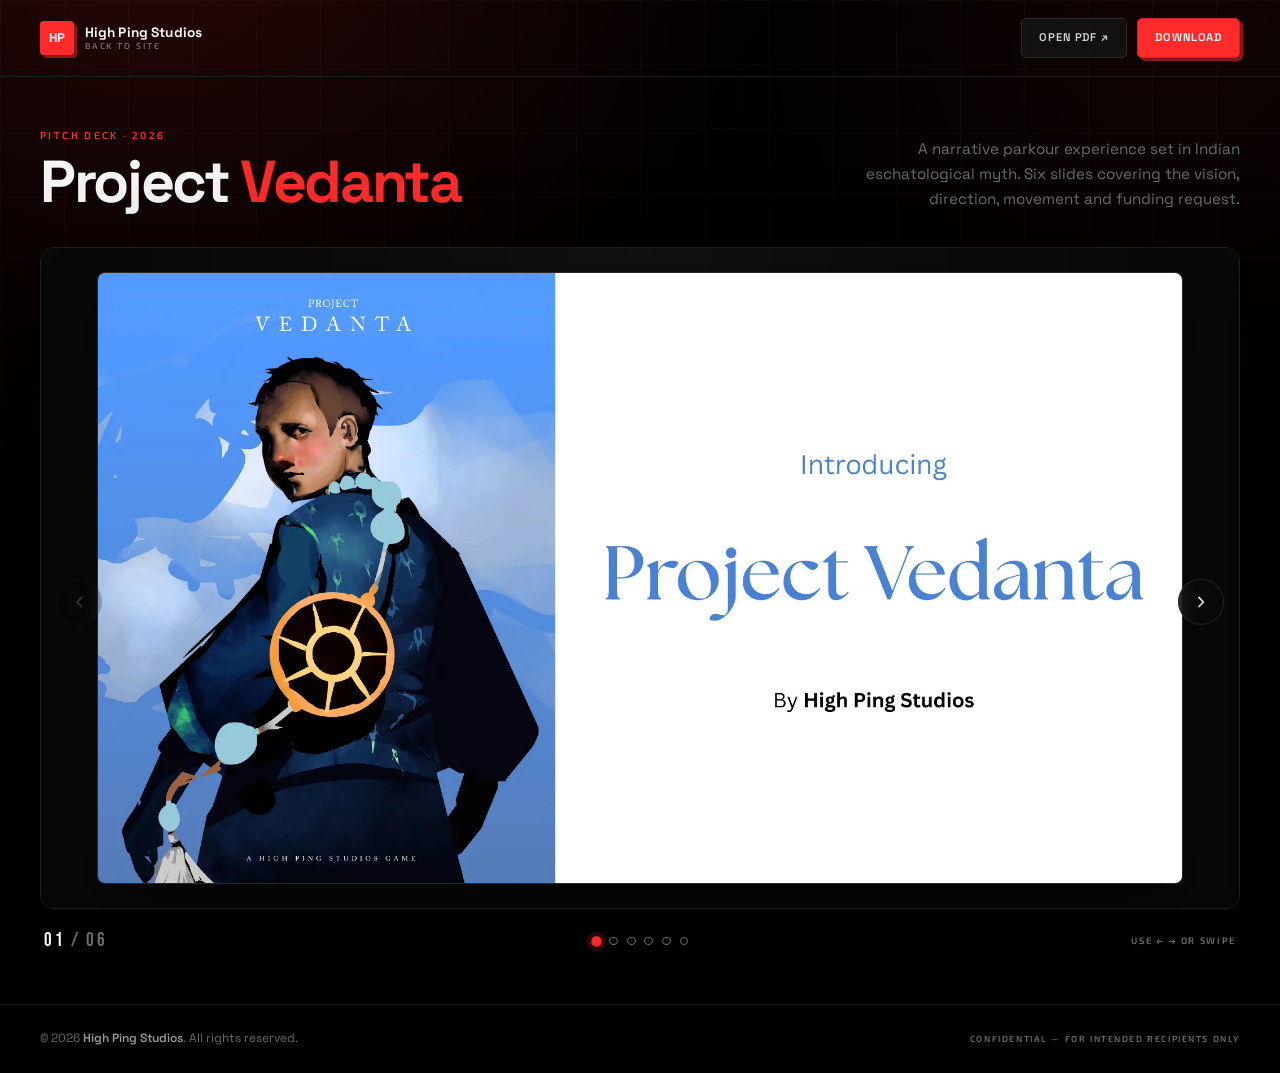
<file: pitch-deck.html>
<!DOCTYPE html>
<html lang="en">
<head>
  <meta charset="UTF-8">
  <meta name="viewport" content="width=device-width, initial-scale=1.0, viewport-fit=cover">
  <meta name="description" content="Project Vedanta — pitch deck by High Ping Studios.">
  <meta name="robots" content="noindex, nofollow, noarchive">
  <meta name="theme-color" content="#000000">
  <title>Project Vedanta — Pitch Deck · High Ping Studios</title>
  <link rel="icon" type="image/svg+xml" href="data:image/svg+xml,%3Csvg xmlns='http://www.w3.org/2000/svg' viewBox='0 0 32 32'%3E%3Crect width='32' height='32' rx='4' fill='%23121212'/%3E%3Ctext x='16' y='21' font-family='Arial' font-size='13' font-weight='bold' fill='%23ff2b2b' text-anchor='middle'%3EHP%3C/text%3E%3C/svg%3E">
  <link rel="preload" as="image" href="res/pitch-deck/01.webp" fetchpriority="high">
  <link rel="stylesheet" href="res/fonts.css">
  <style>
    :root {
      --red: #ff2b2b;
      --red-dark: #cc2222;
      --red-shadow: #8a1818;
      --red-glow: rgba(255, 43, 43, 0.55);
      --black: #000000;
      --gray-900: #141414;
      --gray-800: #1e1e1e;
      --gray-700: #2a2a2a;
      --gray-500: #6b6b6b;
      --gray-400: #9a9a9a;
      --gray-200: #d4d4d4;
      --white: #f5f5f5;
      --safe-top: env(safe-area-inset-top, 0px);
      --safe-right: env(safe-area-inset-right, 0px);
      --safe-bottom: env(safe-area-inset-bottom, 0px);
      --safe-left: env(safe-area-inset-left, 0px);
    }

    *, *::before, *::after {
      box-sizing: border-box;
      margin: 0;
      padding: 0;
    }

    html {
      -webkit-text-size-adjust: 100%;
      text-size-adjust: 100%;
    }

    body {
      display: flex;
      flex-direction: column;
      min-height: 100svh;
      font-family: "Space Grotesk", system-ui, sans-serif;
      background: var(--black);
      color: var(--white);
      line-height: 1.6;
      overflow-x: hidden;
      padding-left: var(--safe-left);
      padding-right: var(--safe-right);
    }

    body::before {
      content: "";
      position: fixed;
      inset: 0;
      z-index: -1;
      pointer-events: none;
      background:
        radial-gradient(circle at 12% -10%, rgba(255, 43, 43, 0.16), transparent 42%),
        radial-gradient(circle at 92% 4%, rgba(255, 43, 43, 0.07), transparent 32%),
        linear-gradient(rgba(255, 255, 255, 0.022) 1px, transparent 1px),
        linear-gradient(90deg, rgba(255, 255, 255, 0.022) 1px, transparent 1px);
      background-size: auto, auto, 64px 64px, 64px 64px;
      -webkit-mask-image: linear-gradient(to bottom, #000 0%, rgba(0, 0, 0, 0.35) 60%, transparent 100%);
      mask-image: linear-gradient(to bottom, #000 0%, rgba(0, 0, 0, 0.35) 60%, transparent 100%);
    }

    img {
      display: block;
      max-width: 100%;
    }

    a {
      color: inherit;
    }

    ::selection {
      background: var(--red);
      color: #fff;
    }

    .skip-link {
      position: fixed;
      top: 0;
      left: 1rem;
      z-index: 100;
      padding: 0.6rem 1rem;
      background: var(--red);
      color: #fff;
      font-size: 0.75rem;
      font-weight: 600;
      letter-spacing: 0.08em;
      text-transform: uppercase;
      text-decoration: none;
      transform: translateY(-120%);
      transition: transform 0.15s ease;
    }

    .skip-link:focus {
      transform: translateY(0);
    }

    .topbar {
      position: relative;
      z-index: 10;
      display: flex;
      align-items: center;
      justify-content: space-between;
      gap: 1rem;
      padding:
        calc(1rem + var(--safe-top))
        clamp(1rem, 4vw, 2.5rem)
        1rem;
      border-bottom: 1px solid var(--gray-800);
    }

    .brand {
      display: inline-flex;
      align-items: center;
      gap: 0.7rem;
      min-height: 2.75rem;
      text-decoration: none;
      -webkit-tap-highlight-color: transparent;
    }

    .brand-mark {
      display: grid;
      place-items: center;
      width: 2.1rem;
      height: 2.1rem;
      border-radius: 4px;
      background: var(--red);
      color: #fff;
      font-size: 0.8rem;
      font-weight: 700;
      letter-spacing: -0.02em;
      box-shadow: 3px 3px 0 var(--red-shadow);
      transition: transform 0.15s ease, box-shadow 0.15s ease;
    }

    .brand:hover .brand-mark {
      transform: translate(2px, 2px);
      box-shadow: 1px 1px 0 var(--red-shadow);
    }

    .brand-copy {
      display: flex;
      flex-direction: column;
      line-height: 1.15;
    }

    .brand-copy strong {
      font-size: 0.85rem;
      font-weight: 700;
      letter-spacing: 0.01em;
    }

    .brand-copy span {
      font-family: "Exo 2", "Space Grotesk", system-ui, sans-serif;
      font-size: 0.54rem;
      font-weight: 600;
      letter-spacing: 0.22em;
      text-transform: uppercase;
      color: var(--gray-500);
    }

    .actions {
      display: flex;
      align-items: center;
      gap: 0.65rem;
    }

    .btn {
      display: inline-flex;
      align-items: center;
      justify-content: center;
      gap: 0.4rem;
      min-height: 2.55rem;
      padding: 0.5rem 1.05rem;
      border: 1px solid var(--gray-700);
      border-radius: 5px;
      background: rgba(20, 20, 20, 0.8);
      color: var(--gray-200);
      font-family: inherit;
      font-size: 0.7rem;
      font-weight: 600;
      letter-spacing: 0.08em;
      text-transform: uppercase;
      text-decoration: none;
      white-space: nowrap;
      cursor: pointer;
      transition: transform 0.12s ease, box-shadow 0.12s ease, background 0.12s ease, border-color 0.12s ease;
      -webkit-tap-highlight-color: transparent;
      touch-action: manipulation;
    }

    .btn:hover {
      background: var(--gray-800);
      border-color: var(--gray-500);
    }

    .btn:focus-visible,
    .nav-btn:focus-visible,
    .dot:focus-visible {
      outline: none;
      box-shadow: 0 0 0 2px var(--black), 0 0 0 4px var(--red);
    }

    .btn-primary {
      border-color: var(--red-dark);
      background: var(--red);
      color: #fff;
      box-shadow: 3px 3px 0 var(--red-shadow);
    }

    .btn-primary:hover {
      background: var(--red);
      border-color: var(--red-dark);
      transform: translate(3px, 3px);
      box-shadow: none;
    }

    main {
      flex: 1 0 auto;
      width: min(100%, 1480px);
      margin: 0 auto;
      padding:
        clamp(1.75rem, 4vw, 3.25rem)
        clamp(1rem, 4vw, 2.5rem)
        clamp(2rem, 4vw, 3rem);
    }

    .deck-head {
      display: flex;
      align-items: flex-end;
      justify-content: space-between;
      gap: clamp(1rem, 4vw, 3rem);
      margin-bottom: clamp(1.5rem, 3vw, 2.25rem);
    }

    .eyebrow {
      display: block;
      margin-bottom: 0.55rem;
      font-family: "Exo 2", "Space Grotesk", system-ui, sans-serif;
      font-size: 0.62rem;
      font-weight: 600;
      letter-spacing: 0.24em;
      text-transform: uppercase;
      color: var(--red);
    }

    h1 {
      font-size: clamp(2rem, 4.8vw, 3.7rem);
      font-weight: 700;
      line-height: 0.98;
      letter-spacing: -0.04em;
    }

    h1 em {
      font-style: normal;
      color: var(--red);
    }

    .lede {
      max-width: 42ch;
      text-align: right;
      color: var(--gray-500);
      font-size: clamp(0.82rem, 1.2vw, 0.95rem);
      line-height: 1.65;
    }

    .deck {
      position: relative;
    }

    .deck-track {
      display: flex;
      overflow-x: auto;
      overflow-y: hidden;
      border: 1px solid var(--gray-800);
      border-radius: 14px;
      background: #080808;
      box-shadow: 0 30px 90px rgba(0, 0, 0, 0.62);
      scrollbar-width: none;
      -ms-overflow-style: none;
      scroll-snap-type: x mandatory;
      scroll-behavior: smooth;
      overscroll-behavior-x: contain;
    }

    .deck-track::-webkit-scrollbar {
      display: none;
    }

    .slide {
      flex: 0 0 100%;
      display: flex;
      align-items: center;
      justify-content: center;
      padding: clamp(0.75rem, 2vw, 1.5rem);
      background:
        radial-gradient(circle at 50% 0%, rgba(255, 255, 255, 0.035), transparent 58%),
        #080808;
      scroll-snap-align: center;
      scroll-snap-stop: always;
    }

    .slide img {
      width: auto;
      height: auto;
      max-width: 100%;
      max-height: min(68svh, 810px);
      border: 1px solid rgba(255, 255, 255, 0.09);
      border-radius: 8px;
      background: var(--gray-900);
      box-shadow: 0 24px 60px rgba(0, 0, 0, 0.45);
    }

    .nav-btn {
      position: absolute;
      top: 50%;
      z-index: 5;
      display: grid;
      place-items: center;
      width: 2.9rem;
      height: 2.9rem;
      border: 1px solid var(--gray-700);
      border-radius: 50%;
      background: rgba(10, 10, 10, 0.78);
      color: var(--white);
      cursor: pointer;
      transform: translateY(-50%);
      -webkit-backdrop-filter: blur(8px);
      backdrop-filter: blur(8px);
      transition: background 0.15s ease, border-color 0.15s ease, opacity 0.15s ease, transform 0.15s ease;
      -webkit-tap-highlight-color: transparent;
      touch-action: manipulation;
    }

    .nav-btn:hover:not(:disabled) {
      background: var(--red);
      border-color: var(--red-dark);
    }

    .nav-btn:active:not(:disabled) {
      transform: translateY(-50%) scale(0.94);
    }

    .nav-btn:disabled {
      opacity: 0.22;
      cursor: default;
    }

    .nav-btn svg {
      width: 1.15rem;
      height: 1.15rem;
      fill: none;
      stroke: currentColor;
      stroke-width: 2;
      stroke-linecap: round;
      stroke-linejoin: round;
    }

    .nav-btn.prev {
      left: clamp(0.5rem, 2vw, 1rem);
    }

    .nav-btn.next {
      right: clamp(0.5rem, 2vw, 1rem);
    }

    .deck-hud {
      display: grid;
      grid-template-columns: 1fr auto 1fr;
      align-items: center;
      gap: 1rem;
      margin-top: 1.05rem;
      padding-inline: 0.25rem;
    }

    .counter {
      justify-self: start;
      font-family: "Bebas Neue", sans-serif;
      font-size: 1.2rem;
      letter-spacing: 0.14em;
      color: var(--gray-500);
    }

    .counter strong {
      font-weight: 400;
      color: var(--white);
    }

    .dots {
      display: flex;
      align-items: center;
      justify-content: center;
      gap: 0.55rem;
    }

    .dot {
      width: 0.55rem;
      height: 0.55rem;
      padding: 0;
      border: 1px solid var(--gray-500);
      border-radius: 50%;
      background: transparent;
      cursor: pointer;
      transition: background 0.15s ease, border-color 0.15s ease, transform 0.15s ease, box-shadow 0.15s ease;
      -webkit-tap-highlight-color: transparent;
    }

    .dot:hover {
      border-color: var(--red);
    }

    .dot[aria-current="true"] {
      border-color: var(--red);
      background: var(--red);
      box-shadow: 0 0 0 4px rgba(255, 43, 43, 0.16);
      transform: scale(1.15);
    }

    .hint {
      justify-self: end;
      font-family: "Exo 2", "Space Grotesk", system-ui, sans-serif;
      font-size: 0.58rem;
      font-weight: 600;
      letter-spacing: 0.18em;
      text-transform: uppercase;
      color: var(--gray-500);
    }

    .site-footer {
      display: flex;
      align-items: center;
      justify-content: space-between;
      gap: 1rem;
      width: min(100%, 1480px);
      margin: 0 auto;
      padding: 1.5rem clamp(1rem, 4vw, 2.5rem) calc(1.5rem + var(--safe-bottom));
      border-top: 1px solid var(--gray-800);
      color: var(--gray-500);
      font-size: 0.75rem;
    }

    .site-footer strong {
      color: var(--gray-400);
      font-weight: 600;
    }

    .site-footer .confidential {
      font-family: "Exo 2", "Space Grotesk", system-ui, sans-serif;
      font-size: 0.55rem;
      font-weight: 600;
      letter-spacing: 0.18em;
      text-transform: uppercase;
      text-align: right;
    }

    @media (max-width: 760px) {
      .deck-head {
        align-items: flex-start;
        flex-direction: column;
        gap: 1rem;
      }

      .lede {
        max-width: 48ch;
        text-align: left;
      }

      .slide img {
        max-height: 60svh;
      }

      .nav-btn {
        display: none;
      }

      .hint {
        display: none;
      }

      .site-footer {
        flex-direction: column;
        align-items: flex-start;
        gap: 0.35rem;
      }

      .site-footer .confidential {
        text-align: left;
      }
    }

    @media (max-width: 560px) {
      .brand-copy {
        display: none;
      }

      .btn {
        min-height: 2.4rem;
        padding: 0.45rem 0.8rem;
        font-size: 0.63rem;
      }

      .slide {
        padding: 0.5rem;
      }

      .slide img {
        max-height: 52svh;
      }
    }

    @media (prefers-reduced-motion: reduce) {
      .deck-track {
        scroll-behavior: auto;
      }

      .brand-mark,
      .btn,
      .nav-btn,
      .dot,
      .skip-link {
        transition: none;
      }
    }
  </style>
</head>
<body>
  <a class="skip-link" href="#deck-track">Skip to slides</a>

  <header class="topbar">
    <a class="brand" href="index.html" aria-label="Back to High Ping Studios">
      <span class="brand-mark" aria-hidden="true">HP</span>
      <span class="brand-copy">
        <strong>High Ping Studios</strong>
        <span>Back to site</span>
      </span>
    </a>

    <div class="actions">
      <a class="btn" href="res/pitch-deck.pdf" target="_blank" rel="noopener noreferrer">Open PDF ↗</a>
      <a class="btn btn-primary" href="res/pitch-deck.pdf" download="Project-Vedanta-Pitch-Deck.pdf">Download</a>
    </div>
  </header>

  <main>
    <div class="deck-head">
      <div>
        <span class="eyebrow">Pitch deck · 2026</span>
        <h1>Project <em>Vedanta</em></h1>
      </div>
      <p class="lede">
        A narrative parkour experience set in Indian eschatological myth.
        Six slides covering the vision, direction, movement and funding request.
      </p>
    </div>

    <section class="deck" aria-roledescription="carousel" aria-label="Project Vedanta pitch deck">
      <div class="deck-track" id="deck-track" tabindex="0" aria-label="Pitch deck slides. Use the left and right arrow keys to navigate.">
        <figure class="slide" id="slide-1" role="group" aria-roledescription="slide" aria-label="Slide 1 of 6">
          <img src="res/pitch-deck/01.webp" alt="Slide 1: Introducing Project Vedanta by High Ping Studios." width="1920" height="1080" fetchpriority="high" decoding="async">
        </figure>
        <figure class="slide" id="slide-2" role="group" aria-roledescription="slide" aria-label="Slide 2 of 6">
          <img src="res/pitch-deck/02.webp" alt="Slide 2: Project Vedanta is a narrative parkour experience set in Indian eschatological myth, following a boy trapped in a labyrinth." width="1920" height="1080" decoding="async">
        </figure>
        <figure class="slide" id="slide-3" role="group" aria-roledescription="slide" aria-label="Slide 3 of 6">
          <img src="res/pitch-deck/03.webp" alt="Slide 3: Art direction — an epic narrative and visual adventure inspired by Shadow of the Colossus and Journey, with a fusion of Western orchestral and Indian instrumentation." width="1920" height="1080" decoding="async">
        </figure>
        <figure class="slide" id="slide-4" role="group" aria-roledescription="slide" aria-label="Slide 4 of 6">
          <img src="res/pitch-deck/04.webp" alt="Slide 4: Movement and the vertical slice — contextual run, jump, vault, slide and wallrun parkour, slow-to-medium pacing, and minimal player UI." width="1920" height="1080" decoding="async">
        </figure>
        <figure class="slide" id="slide-5" role="group" aria-roledescription="slide" aria-label="Slide 5 of 6">
          <img src="res/pitch-deck/05.webp" alt="Slide 5: A preview of the vertical slice gameplay." width="1920" height="1080" decoding="async">
        </figure>
        <figure class="slide" id="slide-6" role="group" aria-roledescription="slide" aria-label="Slide 6 of 6">
          <img src="res/pitch-deck/06.webp" alt="Slide 6: Funding and partnership request — seeking 50,000 US dollars for development and a targeted mid-2027 release." width="1920" height="1080" decoding="async">
        </figure>
      </div>

      <button class="nav-btn prev" type="button" data-prev aria-label="Previous slide" aria-controls="deck-track">
        <svg viewBox="0 0 24 24" aria-hidden="true"><path d="M15 18l-6-6 6-6"/></svg>
      </button>
      <button class="nav-btn next" type="button" data-next aria-label="Next slide" aria-controls="deck-track">
        <svg viewBox="0 0 24 24" aria-hidden="true"><path d="M9 6l6 6-6 6"/></svg>
      </button>

      <div class="deck-hud">
        <p class="counter" aria-live="polite"><strong id="slide-current">01</strong> / 06</p>
        <div class="dots">
          <button class="dot" type="button" data-dot="0" aria-label="Go to slide 1" aria-current="true"></button>
          <button class="dot" type="button" data-dot="1" aria-label="Go to slide 2"></button>
          <button class="dot" type="button" data-dot="2" aria-label="Go to slide 3"></button>
          <button class="dot" type="button" data-dot="3" aria-label="Go to slide 4"></button>
          <button class="dot" type="button" data-dot="4" aria-label="Go to slide 5"></button>
          <button class="dot" type="button" data-dot="5" aria-label="Go to slide 6"></button>
        </div>
        <span class="hint">Use ← → or swipe</span>
      </div>
    </section>
  </main>

  <footer class="site-footer">
    <p>&copy; 2026 <strong>High Ping Studios</strong>. All rights reserved.</p>
    <p class="confidential">Confidential — for intended recipients only</p>
  </footer>

  <script>
    (function initDeck() {
      const track = document.getElementById('deck-track');
      if (!track) return;

      const slides = Array.from(track.querySelectorAll('.slide'));
      const prevBtn = document.querySelector('[data-prev]');
      const nextBtn = document.querySelector('[data-next]');
      const dots = Array.from(document.querySelectorAll('[data-dot]'));
      const currentEl = document.getElementById('slide-current');
      const reduceMotion = window.matchMedia('(prefers-reduced-motion: reduce)');
      let index = 0;
      let scrollRaf = 0;
      let resizeRaf = 0;

      function scrollBehavior() {
        return reduceMotion.matches ? 'auto' : 'smooth';
      }

      function update(nextIndex) {
        index = Math.max(0, Math.min(slides.length - 1, nextIndex));
        currentEl.textContent = String(index + 1).padStart(2, '0');
        prevBtn.disabled = index === 0;
        nextBtn.disabled = index === slides.length - 1;
        dots.forEach(function (dot, dotIndex) {
          if (dotIndex === index) {
            dot.setAttribute('aria-current', 'true');
          } else {
            dot.removeAttribute('aria-current');
          }
        });
      }

      function goTo(nextIndex) {
        const target = Math.max(0, Math.min(slides.length - 1, nextIndex));
        track.scrollTo({ left: target * track.clientWidth, behavior: scrollBehavior() });
        update(target);
      }

      track.addEventListener('scroll', function () {
        cancelAnimationFrame(scrollRaf);
        scrollRaf = requestAnimationFrame(function () {
          update(Math.round(track.scrollLeft / track.clientWidth));
        });
      }, { passive: true });

      prevBtn.addEventListener('click', function () {
        goTo(index - 1);
      });

      nextBtn.addEventListener('click', function () {
        goTo(index + 1);
      });

      dots.forEach(function (dot, dotIndex) {
        dot.addEventListener('click', function () {
          goTo(dotIndex);
        });
      });

      window.addEventListener('keydown', function (event) {
        if (event.defaultPrevented || event.altKey || event.ctrlKey || event.metaKey) return;
        if (event.key === 'ArrowLeft') {
          event.preventDefault();
          goTo(index - 1);
        } else if (event.key === 'ArrowRight') {
          event.preventDefault();
          goTo(index + 1);
        } else if (event.key === 'Home') {
          event.preventDefault();
          goTo(0);
        } else if (event.key === 'End') {
          event.preventDefault();
          goTo(slides.length - 1);
        }
      });

      window.addEventListener('resize', function () {
        cancelAnimationFrame(resizeRaf);
        resizeRaf = requestAnimationFrame(function () {
          track.scrollTo({ left: index * track.clientWidth, behavior: 'auto' });
        });
      });

      const hashMatch = window.location.hash.match(/^#slide-(\d+)$/);
      const startIndex = hashMatch
        ? Math.max(0, Math.min(slides.length - 1, parseInt(hashMatch[1], 10) - 1))
        : 0;

      update(startIndex);
      requestAnimationFrame(function () {
        track.scrollTo({ left: startIndex * track.clientWidth, behavior: 'auto' });
      });
    })();
  </script>
</body>
</html>
</file>
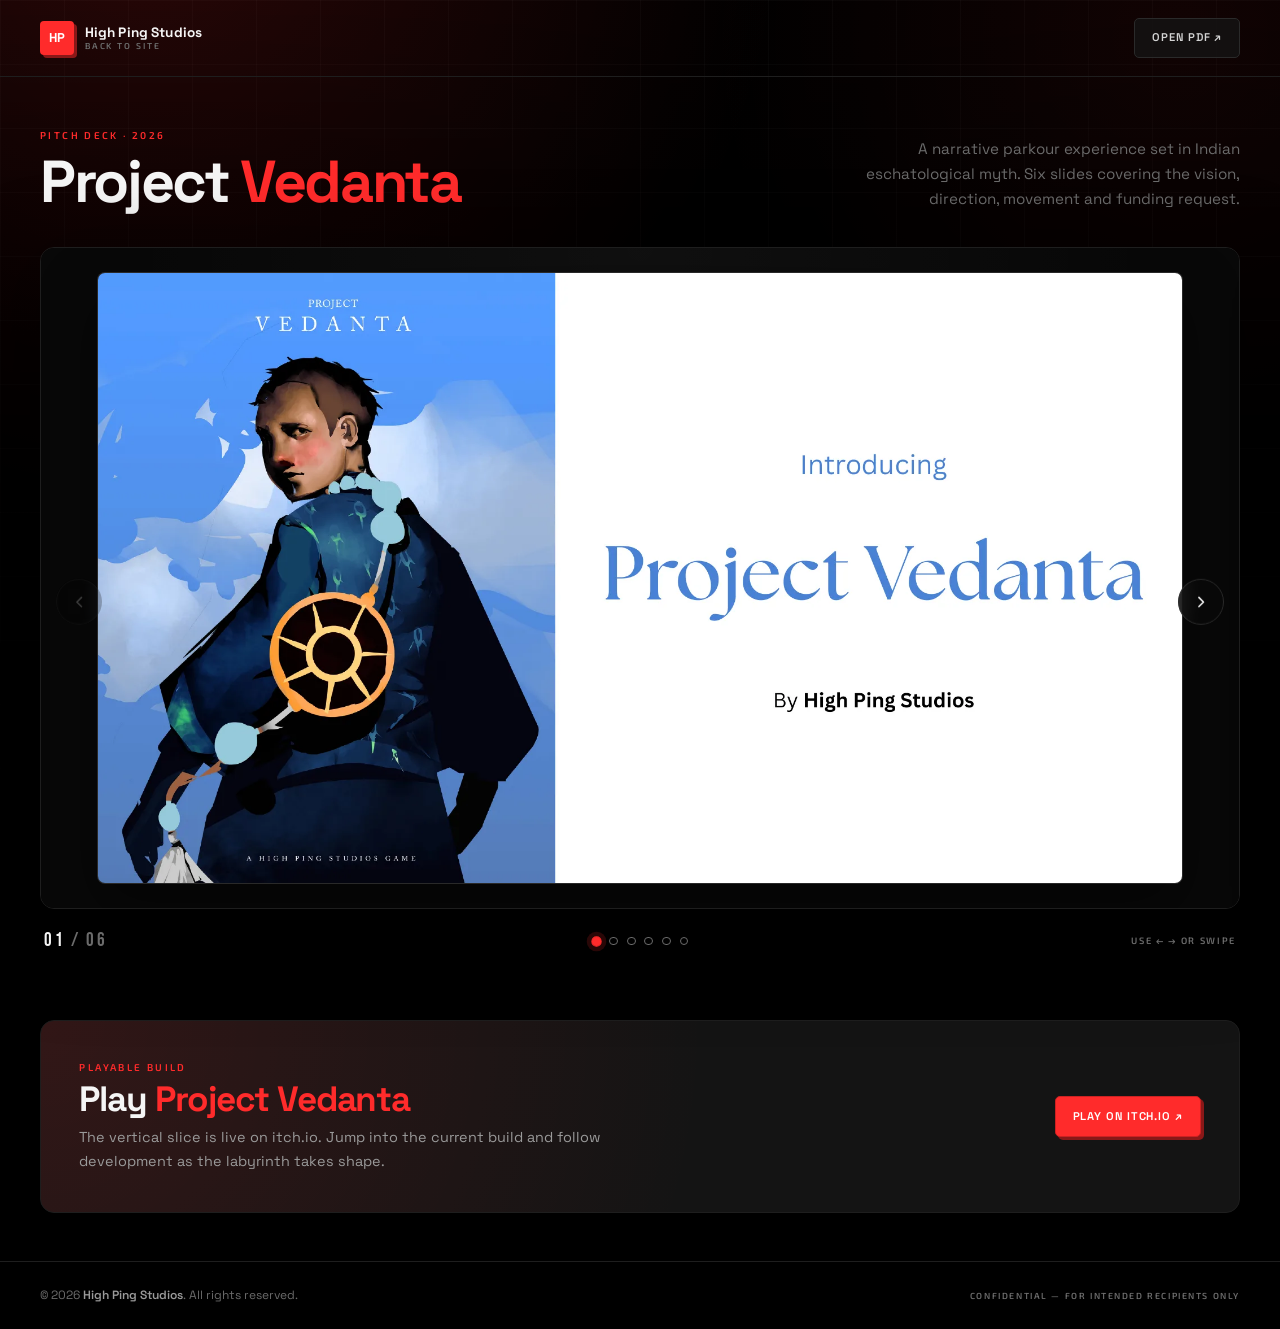
<file: igdc/pitchdeck.html>
<!DOCTYPE html>
<html lang="en">
<head>
  <meta charset="UTF-8">
  <meta name="viewport" content="width=device-width, initial-scale=1.0, viewport-fit=cover">
  <meta name="description" content="Project Vedanta — pitch deck by High Ping Studios.">
  <meta name="robots" content="noindex, nofollow, noarchive">
  <meta name="theme-color" content="#000000">
  <title>Project Vedanta — Pitch Deck · High Ping Studios</title>
  <link rel="icon" type="image/svg+xml" href="data:image/svg+xml,%3Csvg xmlns='http://www.w3.org/2000/svg' viewBox='0 0 32 32'%3E%3Crect width='32' height='32' rx='4' fill='%23121212'/%3E%3Ctext x='16' y='21' font-family='Arial' font-size='13' font-weight='bold' fill='%23ff2b2b' text-anchor='middle'%3EHP%3C/text%3E%3C/svg%3E">
  <link rel="preload" as="image" href="../res/pitch-deck/01.webp" fetchpriority="high">
  <link rel="stylesheet" href="../res/fonts.css">
  <style>
    :root {
      --red: #ff2b2b;
      --red-dark: #cc2222;
      --red-shadow: #8a1818;
      --red-glow: rgba(255, 43, 43, 0.55);
      --black: #000000;
      --gray-900: #141414;
      --gray-800: #1e1e1e;
      --gray-700: #2a2a2a;
      --gray-500: #6b6b6b;
      --gray-400: #9a9a9a;
      --gray-200: #d4d4d4;
      --white: #f5f5f5;
      --safe-top: env(safe-area-inset-top, 0px);
      --safe-right: env(safe-area-inset-right, 0px);
      --safe-bottom: env(safe-area-inset-bottom, 0px);
      --safe-left: env(safe-area-inset-left, 0px);
    }

    *, *::before, *::after {
      box-sizing: border-box;
      margin: 0;
      padding: 0;
    }

    html {
      -webkit-text-size-adjust: 100%;
      text-size-adjust: 100%;
    }

    body {
      display: flex;
      flex-direction: column;
      min-height: 100svh;
      font-family: "Space Grotesk", system-ui, sans-serif;
      background: var(--black);
      color: var(--white);
      line-height: 1.6;
      overflow-x: hidden;
      padding-left: var(--safe-left);
      padding-right: var(--safe-right);
    }

    body::before {
      content: "";
      position: fixed;
      inset: 0;
      z-index: -1;
      pointer-events: none;
      background:
        radial-gradient(circle at 12% -10%, rgba(255, 43, 43, 0.16), transparent 42%),
        radial-gradient(circle at 92% 4%, rgba(255, 43, 43, 0.07), transparent 32%),
        linear-gradient(rgba(255, 255, 255, 0.022) 1px, transparent 1px),
        linear-gradient(90deg, rgba(255, 255, 255, 0.022) 1px, transparent 1px);
      background-size: auto, auto, 64px 64px, 64px 64px;
      -webkit-mask-image: linear-gradient(to bottom, #000 0%, rgba(0, 0, 0, 0.35) 60%, transparent 100%);
      mask-image: linear-gradient(to bottom, #000 0%, rgba(0, 0, 0, 0.35) 60%, transparent 100%);
    }

    img {
      display: block;
      max-width: 100%;
    }

    a {
      color: inherit;
    }

    ::selection {
      background: var(--red);
      color: #fff;
    }

    .skip-link {
      position: fixed;
      top: 0;
      left: 1rem;
      z-index: 100;
      padding: 0.6rem 1rem;
      background: var(--red);
      color: #fff;
      font-size: 0.75rem;
      font-weight: 600;
      letter-spacing: 0.08em;
      text-transform: uppercase;
      text-decoration: none;
      transform: translateY(-120%);
      transition: transform 0.15s ease;
    }

    .skip-link:focus {
      transform: translateY(0);
    }

    .topbar {
      position: relative;
      z-index: 10;
      display: flex;
      align-items: center;
      justify-content: space-between;
      gap: 1rem;
      padding:
        calc(1rem + var(--safe-top))
        clamp(1rem, 4vw, 2.5rem)
        1rem;
      border-bottom: 1px solid var(--gray-800);
    }

    .brand {
      display: inline-flex;
      align-items: center;
      gap: 0.7rem;
      min-height: 2.75rem;
      text-decoration: none;
      -webkit-tap-highlight-color: transparent;
    }

    .brand-mark {
      display: grid;
      place-items: center;
      width: 2.1rem;
      height: 2.1rem;
      border-radius: 4px;
      background: var(--red);
      color: #fff;
      font-size: 0.8rem;
      font-weight: 700;
      letter-spacing: -0.02em;
      box-shadow: 3px 3px 0 var(--red-shadow);
      transition: transform 0.15s ease, box-shadow 0.15s ease;
    }

    .brand:hover .brand-mark {
      transform: translate(2px, 2px);
      box-shadow: 1px 1px 0 var(--red-shadow);
    }

    .brand-copy {
      display: flex;
      flex-direction: column;
      line-height: 1.15;
    }

    .brand-copy strong {
      font-size: 0.85rem;
      font-weight: 700;
      letter-spacing: 0.01em;
    }

    .brand-copy span {
      font-family: "Exo 2", "Space Grotesk", system-ui, sans-serif;
      font-size: 0.54rem;
      font-weight: 600;
      letter-spacing: 0.22em;
      text-transform: uppercase;
      color: var(--gray-500);
    }

    .actions {
      display: flex;
      align-items: center;
      gap: 0.65rem;
    }

    .btn {
      display: inline-flex;
      align-items: center;
      justify-content: center;
      gap: 0.4rem;
      min-height: 2.55rem;
      padding: 0.5rem 1.05rem;
      border: 1px solid var(--gray-700);
      border-radius: 5px;
      background: rgba(20, 20, 20, 0.8);
      color: var(--gray-200);
      font-family: inherit;
      font-size: 0.7rem;
      font-weight: 600;
      letter-spacing: 0.08em;
      text-transform: uppercase;
      text-decoration: none;
      white-space: nowrap;
      cursor: pointer;
      transition: transform 0.12s ease, box-shadow 0.12s ease, background 0.12s ease, border-color 0.12s ease;
      -webkit-tap-highlight-color: transparent;
      touch-action: manipulation;
    }

    .btn:hover {
      background: var(--gray-800);
      border-color: var(--gray-500);
    }

    .btn:focus-visible,
    .nav-btn:focus-visible,
    .dot:focus-visible {
      outline: none;
      box-shadow: 0 0 0 2px var(--black), 0 0 0 4px var(--red);
    }

    .btn-primary {
      border-color: var(--red-dark);
      background: var(--red);
      color: #fff;
      box-shadow: 3px 3px 0 var(--red-shadow);
    }

    .btn-primary:hover {
      background: var(--red);
      border-color: var(--red-dark);
      transform: translate(3px, 3px);
      box-shadow: none;
    }

    main {
      flex: 1 0 auto;
      width: min(100%, 1480px);
      margin: 0 auto;
      padding:
        clamp(1.75rem, 4vw, 3.25rem)
        clamp(1rem, 4vw, 2.5rem)
        clamp(2rem, 4vw, 3rem);
    }

    .deck-head {
      display: flex;
      align-items: flex-end;
      justify-content: space-between;
      gap: clamp(1rem, 4vw, 3rem);
      margin-bottom: clamp(1.5rem, 3vw, 2.25rem);
    }

    .eyebrow {
      display: block;
      margin-bottom: 0.55rem;
      font-family: "Exo 2", "Space Grotesk", system-ui, sans-serif;
      font-size: 0.62rem;
      font-weight: 600;
      letter-spacing: 0.24em;
      text-transform: uppercase;
      color: var(--red);
    }

    h1 {
      font-size: clamp(2rem, 4.8vw, 3.7rem);
      font-weight: 700;
      line-height: 0.98;
      letter-spacing: -0.04em;
    }

    h1 em {
      font-style: normal;
      color: var(--red);
    }

    .lede {
      max-width: 42ch;
      text-align: right;
      color: var(--gray-500);
      font-size: clamp(0.82rem, 1.2vw, 0.95rem);
      line-height: 1.65;
    }

    .deck {
      position: relative;
    }

    .deck-track {
      display: flex;
      overflow-x: auto;
      overflow-y: hidden;
      border: 1px solid var(--gray-800);
      border-radius: 14px;
      background: #080808;
      box-shadow: 0 30px 90px rgba(0, 0, 0, 0.62);
      scrollbar-width: none;
      -ms-overflow-style: none;
      scroll-snap-type: x mandatory;
      scroll-behavior: smooth;
      overscroll-behavior-x: contain;
    }

    .deck-track::-webkit-scrollbar {
      display: none;
    }

    .slide {
      flex: 0 0 100%;
      display: flex;
      align-items: center;
      justify-content: center;
      padding: clamp(0.75rem, 2vw, 1.5rem);
      background:
        radial-gradient(circle at 50% 0%, rgba(255, 255, 255, 0.035), transparent 58%),
        #080808;
      scroll-snap-align: center;
      scroll-snap-stop: always;
    }

    .slide img {
      width: auto;
      height: auto;
      max-width: 100%;
      max-height: min(68svh, 810px);
      border: 1px solid rgba(255, 255, 255, 0.09);
      border-radius: 8px;
      background: var(--gray-900);
      box-shadow: 0 24px 60px rgba(0, 0, 0, 0.45);
    }

    .slide-link {
      position: relative;
      display: block;
      border-radius: 8px;
      color: inherit;
      text-decoration: none;
      cursor: pointer;
      -webkit-tap-highlight-color: transparent;
    }

    .slide-link:focus-visible {
      outline: none;
      box-shadow: 0 0 0 2px var(--black), 0 0 0 4px var(--red);
    }

    .slide-play {
      position: absolute;
      left: 50%;
      bottom: clamp(1rem, 3vw, 1.75rem);
      display: inline-flex;
      align-items: center;
      gap: 0.5rem;
      padding: 0.55rem 0.95rem;
      border: 1px solid rgba(255, 255, 255, 0.18);
      border-radius: 999px;
      background: rgba(8, 8, 8, 0.82);
      color: var(--white);
      font-family: "Exo 2", "Space Grotesk", system-ui, sans-serif;
      font-size: 0.62rem;
      font-weight: 600;
      letter-spacing: 0.18em;
      text-transform: uppercase;
      white-space: nowrap;
      pointer-events: none;
      transform: translateX(-50%);
      -webkit-backdrop-filter: blur(8px);
      backdrop-filter: blur(8px);
      transition: background 0.15s ease, border-color 0.15s ease, transform 0.15s ease;
    }

    .slide-play svg {
      width: 0.7rem;
      height: 0.7rem;
      fill: currentColor;
    }

    .slide-link:hover .slide-play,
    .slide-link:focus-visible .slide-play {
      border-color: var(--red-dark);
      background: var(--red);
      transform: translateX(-50%) scale(1.04);
    }

    .nav-btn {
      position: absolute;
      top: 50%;
      z-index: 5;
      display: grid;
      place-items: center;
      width: 2.9rem;
      height: 2.9rem;
      border: 1px solid var(--gray-700);
      border-radius: 50%;
      background: rgba(10, 10, 10, 0.78);
      color: var(--white);
      cursor: pointer;
      transform: translateY(-50%);
      -webkit-backdrop-filter: blur(8px);
      backdrop-filter: blur(8px);
      transition: background 0.15s ease, border-color 0.15s ease, opacity 0.15s ease, transform 0.15s ease;
      -webkit-tap-highlight-color: transparent;
      touch-action: manipulation;
    }

    .nav-btn:hover:not(:disabled) {
      background: var(--red);
      border-color: var(--red-dark);
    }

    .nav-btn:active:not(:disabled) {
      transform: translateY(-50%) scale(0.94);
    }

    .nav-btn:disabled {
      opacity: 0.22;
      cursor: default;
    }

    .nav-btn svg {
      width: 1.15rem;
      height: 1.15rem;
      fill: none;
      stroke: currentColor;
      stroke-width: 2;
      stroke-linecap: round;
      stroke-linejoin: round;
    }

    .nav-btn.prev {
      left: clamp(0.5rem, 2vw, 1rem);
    }

    .nav-btn.next {
      right: clamp(0.5rem, 2vw, 1rem);
    }

    .deck-hud {
      display: grid;
      grid-template-columns: 1fr auto 1fr;
      align-items: center;
      gap: 1rem;
      margin-top: 1.05rem;
      padding-inline: 0.25rem;
    }

    .counter {
      justify-self: start;
      font-family: "Bebas Neue", sans-serif;
      font-size: 1.2rem;
      letter-spacing: 0.14em;
      color: var(--gray-500);
    }

    .counter strong {
      font-weight: 400;
      color: var(--white);
    }

    .dots {
      display: flex;
      align-items: center;
      justify-content: center;
      gap: 0.55rem;
    }

    .dot {
      width: 0.55rem;
      height: 0.55rem;
      padding: 0;
      border: 1px solid var(--gray-500);
      border-radius: 50%;
      background: transparent;
      cursor: pointer;
      transition: background 0.15s ease, border-color 0.15s ease, transform 0.15s ease, box-shadow 0.15s ease;
      -webkit-tap-highlight-color: transparent;
    }

    .dot:hover {
      border-color: var(--red);
    }

    .dot[aria-current="true"] {
      border-color: var(--red);
      background: var(--red);
      box-shadow: 0 0 0 4px rgba(255, 43, 43, 0.16);
      transform: scale(1.15);
    }

    .hint {
      justify-self: end;
      font-family: "Exo 2", "Space Grotesk", system-ui, sans-serif;
      font-size: 0.58rem;
      font-weight: 600;
      letter-spacing: 0.18em;
      text-transform: uppercase;
      color: var(--gray-500);
    }

    .itch {
      margin-top: clamp(2.5rem, 5vw, 4rem);
      padding: clamp(1.25rem, 3vw, 2.5rem);
      border: 1px solid var(--gray-800);
      border-radius: 14px;
      background:
        radial-gradient(circle at 0% 0%, rgba(255, 43, 43, 0.13), transparent 55%),
        var(--gray-900);
      box-shadow: 0 24px 70px rgba(0, 0, 0, 0.45);
    }

    .itch-copy {
      display: grid;
      grid-template-columns: minmax(0, 1fr) auto;
      align-items: center;
      gap: 0.35rem clamp(1.5rem, 4vw, 3rem);
    }

    .itch-copy .eyebrow {
      grid-column: 1;
      margin-bottom: 0;
    }

    .itch-copy h2 {
      grid-column: 1;
      margin-bottom: 0.15rem;
      font-size: clamp(1.5rem, 3vw, 2.2rem);
      line-height: 1.05;
      letter-spacing: -0.03em;
    }

    .itch-copy h2 em {
      font-style: normal;
      color: var(--red);
    }

    .itch-copy p {
      grid-column: 1;
      max-width: 62ch;
      color: var(--gray-400);
      font-size: 0.9rem;
      line-height: 1.65;
    }

    .itch-actions {
      grid-column: 2;
      grid-row: 1 / span 3;
      display: flex;
      flex-wrap: wrap;
      align-items: center;
      justify-content: flex-end;
      gap: 0.75rem;
    }

    .site-footer {
      display: flex;
      align-items: center;
      justify-content: space-between;
      gap: 1rem;
      width: min(100%, 1480px);
      margin: 0 auto;
      padding: 1.5rem clamp(1rem, 4vw, 2.5rem) calc(1.5rem + var(--safe-bottom));
      border-top: 1px solid var(--gray-800);
      color: var(--gray-500);
      font-size: 0.75rem;
    }

    .site-footer strong {
      color: var(--gray-400);
      font-weight: 600;
    }

    .site-footer .confidential {
      font-family: "Exo 2", "Space Grotesk", system-ui, sans-serif;
      font-size: 0.55rem;
      font-weight: 600;
      letter-spacing: 0.18em;
      text-transform: uppercase;
      text-align: right;
    }

    @media (max-width: 760px) {
      .deck-head {
        align-items: flex-start;
        flex-direction: column;
        gap: 1rem;
      }

      .lede {
        max-width: 48ch;
        text-align: left;
      }

      .slide img {
        max-height: 60svh;
      }

      .nav-btn {
        display: none;
      }

      .hint {
        display: none;
      }

      .itch-copy {
        grid-template-columns: 1fr;
      }

      .itch-actions {
        grid-column: 1;
        grid-row: auto;
        justify-content: flex-start;
        margin-top: 0.5rem;
      }

      .site-footer {
        flex-direction: column;
        align-items: flex-start;
        gap: 0.35rem;
      }

      .site-footer .confidential {
        text-align: left;
      }
    }

    @media (max-width: 560px) {
      .brand-copy {
        display: none;
      }

      .btn {
        min-height: 2.4rem;
        padding: 0.45rem 0.8rem;
        font-size: 0.63rem;
      }

      .slide {
        padding: 0.5rem;
      }

      .slide img {
        max-height: 52svh;
      }

      .slide-play {
        bottom: 0.7rem;
        padding: 0.45rem 0.7rem;
        font-size: 0.55rem;
      }
    }

    @media (prefers-reduced-motion: reduce) {
      .deck-track {
        scroll-behavior: auto;
      }

      .brand-mark,
      .btn,
      .nav-btn,
      .dot,
      .slide-play,
      .skip-link {
        transition: none;
      }
    }
  </style>
</head>
<body>
  <a class="skip-link" href="#deck-track">Skip to slides</a>

  <header class="topbar">
    <a class="brand" href="../index.html" aria-label="Back to High Ping Studios">
      <span class="brand-mark" aria-hidden="true">HP</span>
      <span class="brand-copy">
        <strong>High Ping Studios</strong>
        <span>Back to site</span>
      </span>
    </a>

    <div class="actions">
      <a class="btn" href="../res/pitch-deck.pdf" target="_blank" rel="noopener noreferrer">Open PDF ↗</a>
    </div>
  </header>

  <main>
    <div class="deck-head">
      <div>
        <span class="eyebrow">Pitch deck · 2026</span>
        <h1>Project <em>Vedanta</em></h1>
      </div>
      <p class="lede">
        A narrative parkour experience set in Indian eschatological myth.
        Six slides covering the vision, direction, movement and funding request.
      </p>
    </div>

    <section class="deck" aria-roledescription="carousel" aria-label="Project Vedanta pitch deck">
      <div class="deck-track" id="deck-track" tabindex="0" aria-label="Pitch deck slides. Use the left and right arrow keys to navigate.">
        <figure class="slide" id="slide-1" role="group" aria-roledescription="slide" aria-label="Slide 1 of 6">
          <img src="../res/pitch-deck/01.webp" alt="Slide 1: Introducing Project Vedanta by High Ping Studios." width="1920" height="1080" fetchpriority="high" decoding="async">
        </figure>
        <figure class="slide" id="slide-2" role="group" aria-roledescription="slide" aria-label="Slide 2 of 6">
          <img src="../res/pitch-deck/02.webp" alt="Slide 2: Project Vedanta is a narrative parkour experience set in Indian eschatological myth, following a boy trapped in a labyrinth." width="1920" height="1080" decoding="async">
        </figure>
        <figure class="slide" id="slide-3" role="group" aria-roledescription="slide" aria-label="Slide 3 of 6">
          <img src="../res/pitch-deck/03.webp" alt="Slide 3: Art direction — an epic narrative and visual adventure inspired by Shadow of the Colossus and Journey, with a fusion of Western orchestral and Indian instrumentation." width="1920" height="1080" decoding="async">
        </figure>
        <figure class="slide" id="slide-4" role="group" aria-roledescription="slide" aria-label="Slide 4 of 6">
          <img src="../res/pitch-deck/04.webp" alt="Slide 4: Movement and the vertical slice — contextual run, jump, vault, slide and wallrun parkour, slow-to-medium pacing, and minimal player UI." width="1920" height="1080" decoding="async">
        </figure>
        <figure class="slide" id="slide-5" role="group" aria-roledescription="slide" aria-label="Slide 5 of 6">
          <a class="slide-link" href="https://youtu.be/NT8GKlHNIm8" target="_blank" rel="noopener noreferrer" aria-label="Watch Project Vedanta gameplay on YouTube (opens in a new tab)">
            <img src="../res/pitch-deck/05.webp" alt="Slide 5: A preview of the vertical slice gameplay." width="1920" height="1080" decoding="async" draggable="false">
          </a>
        </figure>
        <figure class="slide" id="slide-6" role="group" aria-roledescription="slide" aria-label="Slide 6 of 6">
          <img src="../res/pitch-deck/06.webp" alt="Slide 6: Funding and partnership request — seeking 50,000 US dollars for development and a targeted mid-2027 release." width="1920" height="1080" decoding="async">
        </figure>
      </div>

      <button class="nav-btn prev" type="button" data-prev aria-label="Previous slide" aria-controls="deck-track">
        <svg viewBox="0 0 24 24" aria-hidden="true"><path d="M15 18l-6-6 6-6"/></svg>
      </button>
      <button class="nav-btn next" type="button" data-next aria-label="Next slide" aria-controls="deck-track">
        <svg viewBox="0 0 24 24" aria-hidden="true"><path d="M9 6l6 6-6 6"/></svg>
      </button>

      <div class="deck-hud">
        <p class="counter" aria-live="polite"><strong id="slide-current">01</strong> / 06</p>
        <div class="dots">
          <button class="dot" type="button" data-dot="0" aria-label="Go to slide 1" aria-current="true"></button>
          <button class="dot" type="button" data-dot="1" aria-label="Go to slide 2"></button>
          <button class="dot" type="button" data-dot="2" aria-label="Go to slide 3"></button>
          <button class="dot" type="button" data-dot="3" aria-label="Go to slide 4"></button>
          <button class="dot" type="button" data-dot="4" aria-label="Go to slide 5"></button>
          <button class="dot" type="button" data-dot="5" aria-label="Go to slide 6"></button>
        </div>
        <span class="hint">Use ← → or swipe</span>
      </div>
    </section>

    <section class="itch" aria-labelledby="itch-title">
      <div class="itch-copy">
        <span class="eyebrow">Playable build</span>
        <h2 id="itch-title">Play <em>Project Vedanta</em></h2>
        <p>
          The vertical slice is live on itch.io. Jump into the current build and
          follow development as the labyrinth takes shape.
        </p>
        <div class="itch-actions">
          <a class="btn btn-primary" href="https://simploo.itch.io/vedanta" target="_blank" rel="noopener noreferrer">Play on itch.io ↗</a>
        </div>
      </div>
    </section>
  </main>

  <footer class="site-footer">
    <p>&copy; 2026 <strong>High Ping Studios</strong>. All rights reserved.</p>
    <p class="confidential">Confidential — for intended recipients only</p>
  </footer>

  <script>
    (function initDeck() {
      const track = document.getElementById('deck-track');
      if (!track) return;

      const slides = Array.from(track.querySelectorAll('.slide'));
      const prevBtn = document.querySelector('[data-prev]');
      const nextBtn = document.querySelector('[data-next]');
      const dots = Array.from(document.querySelectorAll('[data-dot]'));
      const currentEl = document.getElementById('slide-current');
      const reduceMotion = window.matchMedia('(prefers-reduced-motion: reduce)');
      let index = 0;
      let scrollRaf = 0;
      let resizeRaf = 0;

      function scrollBehavior() {
        return reduceMotion.matches ? 'auto' : 'smooth';
      }

      function update(nextIndex) {
        index = Math.max(0, Math.min(slides.length - 1, nextIndex));
        currentEl.textContent = String(index + 1).padStart(2, '0');
        prevBtn.disabled = index === 0;
        nextBtn.disabled = index === slides.length - 1;
        dots.forEach(function (dot, dotIndex) {
          if (dotIndex === index) {
            dot.setAttribute('aria-current', 'true');
          } else {
            dot.removeAttribute('aria-current');
          }
        });
      }

      function goTo(nextIndex) {
        const target = Math.max(0, Math.min(slides.length - 1, nextIndex));
        track.scrollTo({ left: target * track.clientWidth, behavior: scrollBehavior() });
        update(target);
      }

      track.addEventListener('scroll', function () {
        cancelAnimationFrame(scrollRaf);
        scrollRaf = requestAnimationFrame(function () {
          update(Math.round(track.scrollLeft / track.clientWidth));
        });
      }, { passive: true });

      prevBtn.addEventListener('click', function () {
        goTo(index - 1);
      });

      nextBtn.addEventListener('click', function () {
        goTo(index + 1);
      });

      dots.forEach(function (dot, dotIndex) {
        dot.addEventListener('click', function () {
          goTo(dotIndex);
        });
      });

      window.addEventListener('keydown', function (event) {
        if (event.defaultPrevented || event.altKey || event.ctrlKey || event.metaKey) return;
        if (event.key === 'ArrowLeft') {
          event.preventDefault();
          goTo(index - 1);
        } else if (event.key === 'ArrowRight') {
          event.preventDefault();
          goTo(index + 1);
        } else if (event.key === 'Home') {
          event.preventDefault();
          goTo(0);
        } else if (event.key === 'End') {
          event.preventDefault();
          goTo(slides.length - 1);
        }
      });

      window.addEventListener('resize', function () {
        cancelAnimationFrame(resizeRaf);
        resizeRaf = requestAnimationFrame(function () {
          track.scrollTo({ left: index * track.clientWidth, behavior: 'auto' });
        });
      });

      const hashMatch = window.location.hash.match(/^#slide-(\d+)$/);
      const startIndex = hashMatch
        ? Math.max(0, Math.min(slides.length - 1, parseInt(hashMatch[1], 10) - 1))
        : 0;

      update(startIndex);
      requestAnimationFrame(function () {
        track.scrollTo({ left: startIndex * track.clientWidth, behavior: 'auto' });
      });
    })();
  </script>
</body>
</html>
</file>
